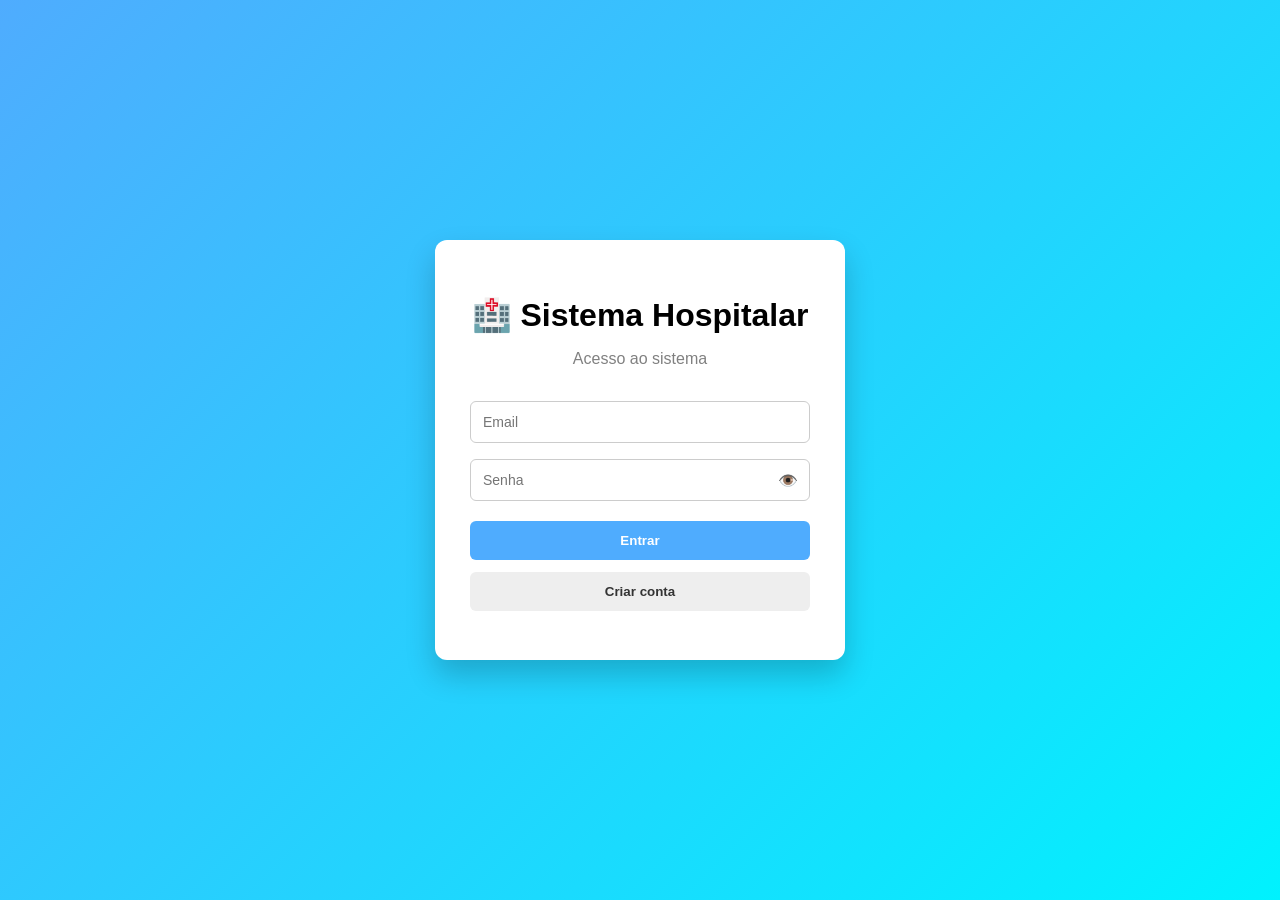
<file: app/index.html>
<!DOCTYPE html>
<html lang="pt-br">
<head>
  <meta charset="UTF-8">
  <title>Sistema Hospitalar</title>

  <link rel="stylesheet" href="css/global.css">
  <link rel="stylesheet" href="css/login.css">
  <script src="app.js"></script>
</head>

<body>

<div class="container">
  <div class="card">

    <h1>🏥 Sistema Hospitalar</h1>
    <p class="subtitle">Acesso ao sistema</p>

    <!-- EMAIL -->
    <input id="email" type="email" placeholder="Email">

    <!-- SENHA COM OLHO -->
    <div class="input-group">
      <input id="senha" type="password" placeholder="Senha">
      <span class="eye" onclick="toggleSenha('senha')">👁️</span>
    </div>

    <!-- BOTÕES -->
    <button onclick="login()">Entrar</button>
    <button class="secondary" onclick="irCadastro()">Criar conta</button>

    <!-- ERRO -->
    <p id="erro" class="erro"></p>

  </div>
</div>

<script src="app.js"></script>

</body>
</html>
</file>
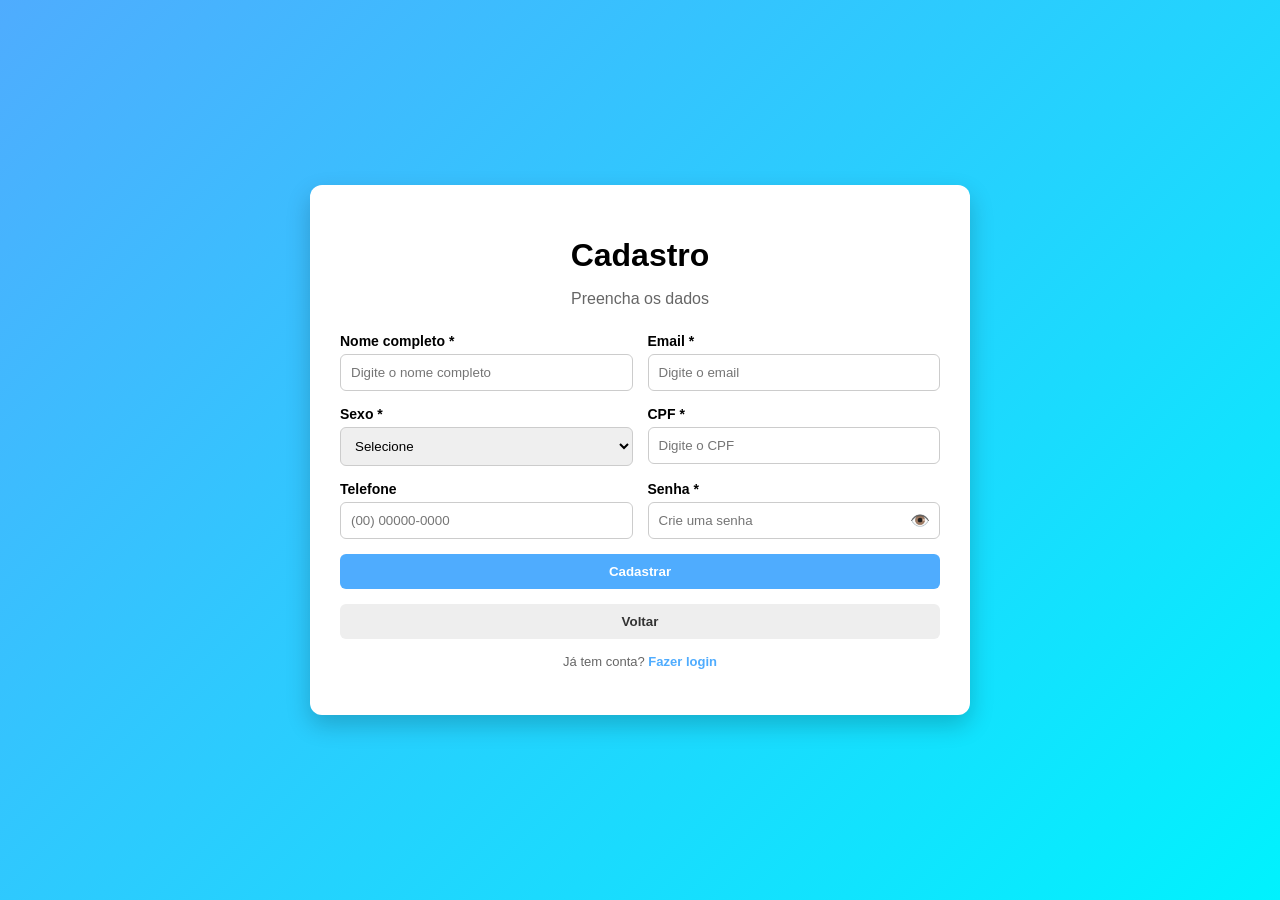
<file: app/pages/Cadastro.html>
<!DOCTYPE html>
<html lang="pt-br">
<head>
  <meta charset="UTF-8">
  <title>Cadastro de Paciente</title>

  <!-- CSS separado -->
  <link rel="stylesheet" href="../css/global.css">
  <link rel="stylesheet" href="../css/cadastro.css">
  <script src="../app.js?v=2"></script>
</head>
<body>

<div class="container">
  <div class="card">
    <h1>Cadastro</h1>
    <p class="subtitle">Preencha os dados</p>

    <form onsubmit="event.preventDefault(); cadastrar();">

      <div class="form-grid">

        <div>
          <label>Nome completo *</label>
          <input id="nome" placeholder="Digite o nome completo">
        </div>

        <div>
          <label>Email *</label>
          <input id="email" placeholder="Digite o email">
        </div>

        <div>
          <label>Sexo *</label>
          <select id="sexo">
            <option value="">Selecione</option>
            <option value="Masculino">Masculino</option>
            <option value="Feminino">Feminino</option>
          </select>
        </div>

        <div>
          <label>CPF *</label>
          <input id="cpf" placeholder="Digite o CPF">
        </div>

        <div>
          <label>Telefone</label>
          <input id="telefone" placeholder="(00) 00000-0000">
        </div>

        <div>
          <label>Senha *</label>
          <div class="input-group">
            <input id="senha" type="password" placeholder="Crie uma senha">
            <span class="eye" onclick="toggleSenha('senha')">👁️</span>
          </div>
        </div>

      </div>

      <button type="submit">Cadastrar</button>
      <button type="button" class="secondary" onclick="voltarLogin()">Voltar</button>

    </form>

    <p class="hint">
      Já tem conta?
      <a href="../index.html">Fazer login</a>
    </p>

    <p id="msg"></p>
  </div>
</div>

</body>
</html>
</file>
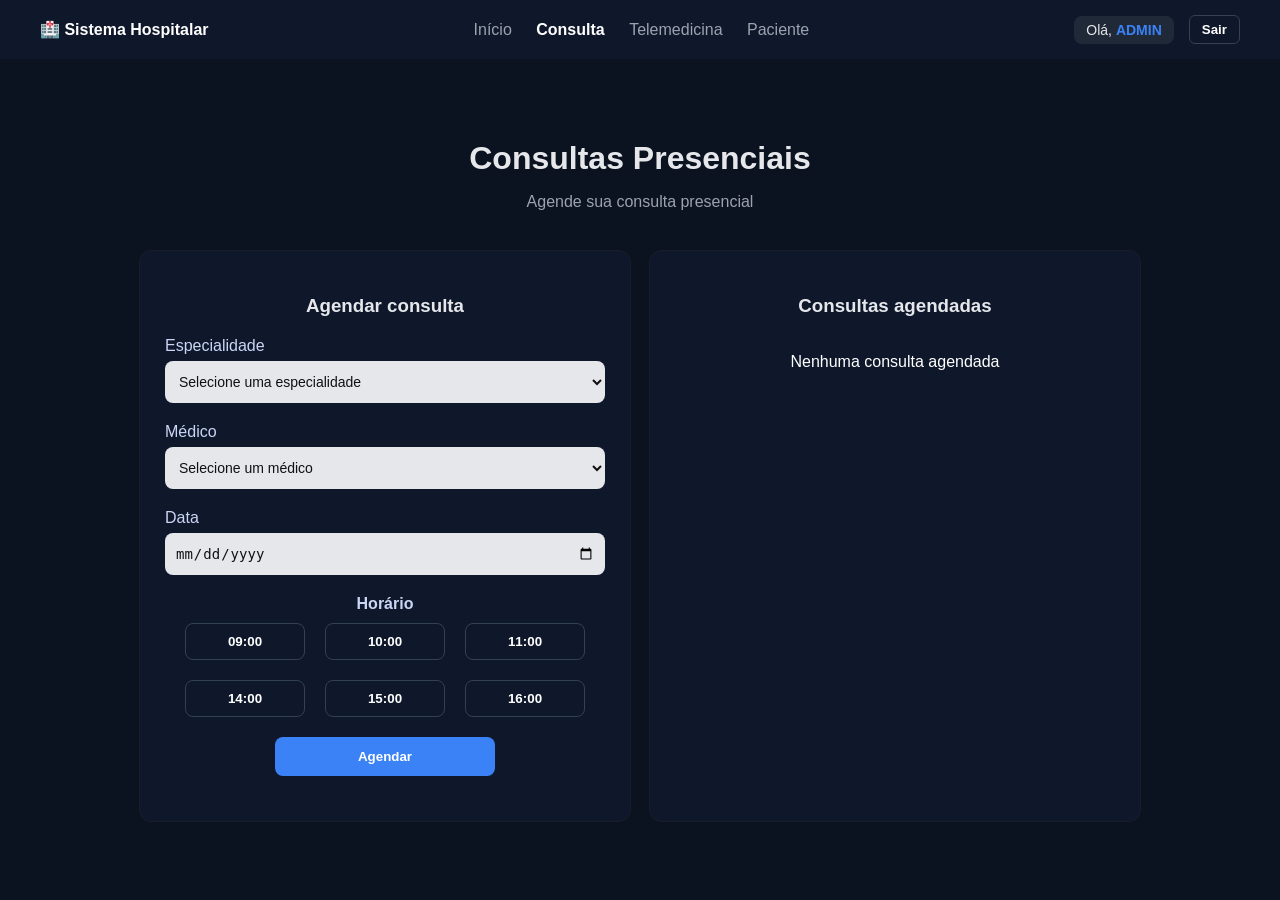
<file: app/pages/consulta.html>
<!DOCTYPE html>
<html lang="pt-br">
<head>
  <meta charset="UTF-8">
  <title>Consultas Presenciais</title>

  <link rel="stylesheet" href="../css/global.css">
  <link rel="stylesheet" href="../css/consulta.css?v=2">
  <script src="../app.js" defer></script>
</head>

<body class="home-dark">

  <!-- NAVBAR -->
  <div class="home-navbar">
  <div class="home-logo">🏥 Sistema Hospitalar</div>

  <div class="home-menu">
    <span onclick="irHome()">Início</span>
    <span class="active" onclick="irConsulta()">Consulta</span>
    <span onclick="irTelemedicina()">Telemedicina</span>
    <span onclick="irPaciente()">Paciente</span>
  </div>

  <div class="home-right">
    <span class="home-user">Olá, <strong id="userNome">ADMIN</strong></span>
    <button class="logout-btn" onclick="logout()">Sair</button>
  </div>
</div>

  <!-- CONTEÚDO -->
  <div class="home-content">

    <h1>Consultas Presenciais</h1>
    <p class="subtitle">Agende sua consulta presencial</p>

    <div class="consulta-grid">

      <!-- AGENDAR -->
      <div class="consulta-card">
        <h3>Agendar consulta</h3>

        <label>Especialidade</label>
        <select id="especialidade" onchange="atualizarMedicos()">
          <option value="">Selecione uma especialidade</option>
          <option>Clínico Geral</option>
          <option>Cardiologia</option>
          <option>Psicologia</option>
          <option>Dermatologia</option>
        </select>

        <label>Médico</label>
        <select id="medico">
          <option value="">Selecione um médico</option>
        </select>

        <label>Data</label>
        <input type="date" id="data" onchange="atualizarHorarios()">

        <label class="label-horario">Horário</label>
        <div class="horarios">
          <button type="button" onclick="selecionarHora(this)">09:00</button>
          <button type="button" onclick="selecionarHora(this)">10:00</button>
          <button type="button" onclick="selecionarHora(this)">11:00</button>
          <button type="button" onclick="selecionarHora(this)">14:00</button>
          <button type="button" onclick="selecionarHora(this)">15:00</button>
          <button type="button" onclick="selecionarHora(this)">16:00</button>
        </div>

        <input type="hidden" id="hora">

        <button onclick="agendarConsulta()">Agendar</button>

        <p id="msgConsulta"></p>
      </div>

      <!-- CONSULTAS -->
      <div class="consulta-card">
        <h3>Consultas agendadas</h3>

        <div id="listaConsultas" class="lista-consultas">
          <!-- JS injeta aqui -->
        </div>
      </div>

    </div>

  </div>

</body>
</html>
</file>
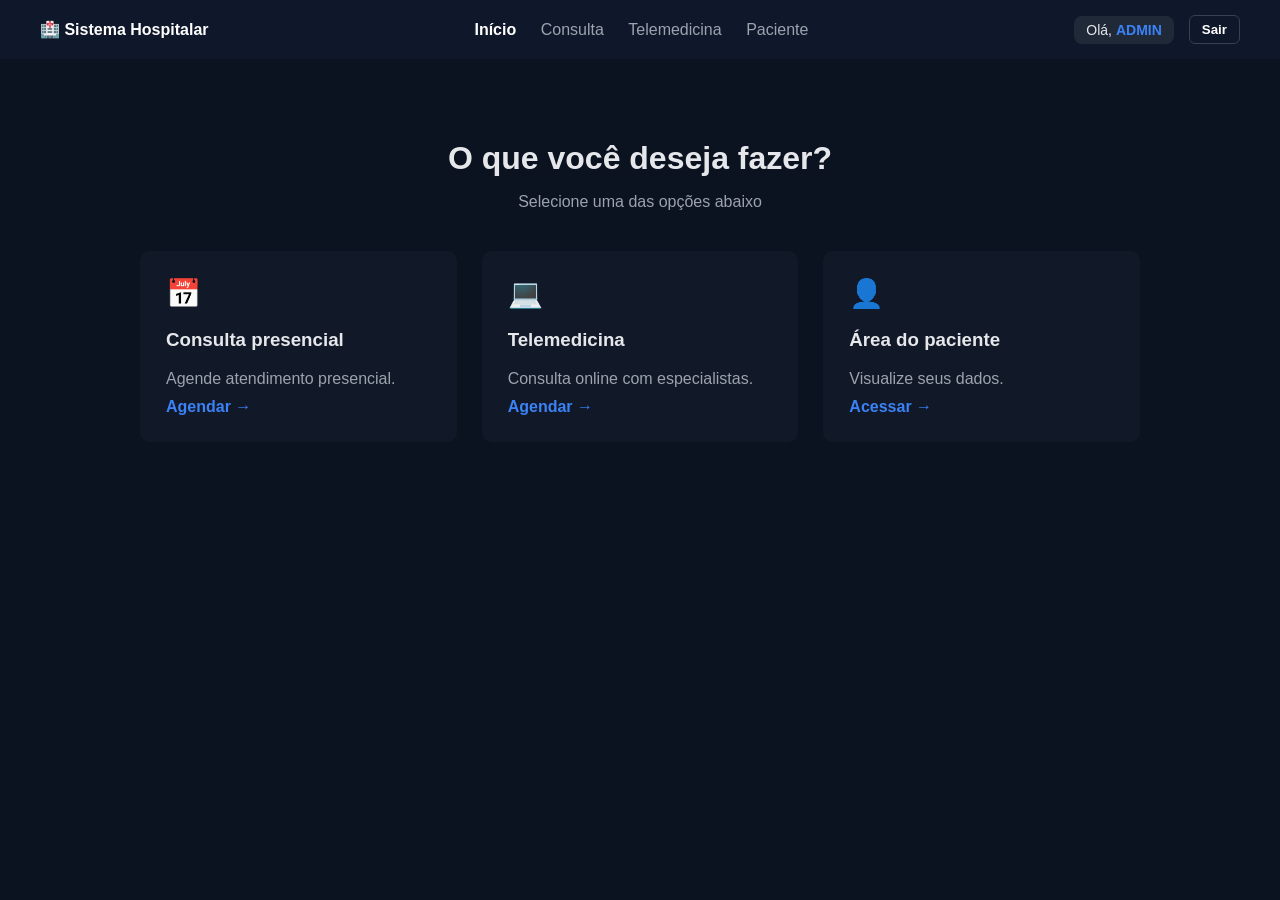
<file: app/pages/home.html>
<!DOCTYPE html>
<html lang="pt-br">
<head>
  <meta charset="UTF-8">
  <title>Home</title>
  <link rel="stylesheet" href="../css/global.css">
  <link rel="stylesheet" href="../css/home.css">
  <script src="../app.js"></script>
</head>

<body class="app-area">

<div class="home-dark">

  <!-- NAVBAR -->
  <div class="home-navbar">
    <div class="home-logo">🏥 Sistema Hospitalar</div>

    <div class="home-menu">
        <span class="active" onclick="irHome()">Início</span>
        <span onclick="irConsulta()">Consulta</span>
        <span onclick="irTelemedicina()">Telemedicina</span>
        <span onclick="irPaciente()">Paciente</span>
    </div>

    <div class="home-right">
      <span class="home-user">Olá, <strong id="userNome">ADMIN</strong></span>
      <button class="logout-btn" onclick="logout()">Sair</button>
    </div>
  </div>

  <!-- CONTEÚDO CENTRAL -->
  <div class="home-content">

    <h1>O que você deseja fazer?</h1>
    <p class="subtitle">Selecione uma das opções abaixo</p>

    <!-- CARDS CENTRALIZADOS -->
    <div class="home-grid">

        <div class="home-card" onclick="irConsulta()">
            <div class="home-icon">📅</div>
            <h3>Consulta presencial</h3>
            <p>Agende atendimento presencial.</p>
            <span>Agendar →</span>
        </div>

        <div class="home-card" onclick="irTelemedicina()">
            <div class="home-icon">💻</div>
            <h3>Telemedicina</h3>
            <p>Consulta online com especialistas.</p>
            <span>Agendar →</span>
        </div>

        <div class="home-card" onclick="irPaciente()">
            <div class="home-icon">👤</div>
            <h3>Área do paciente</h3>
            <p>Visualize seus dados.</p>
            <span>Acessar →</span>
        </div>

    </div>

  </div>

</div>

</body>
</html>
</file>
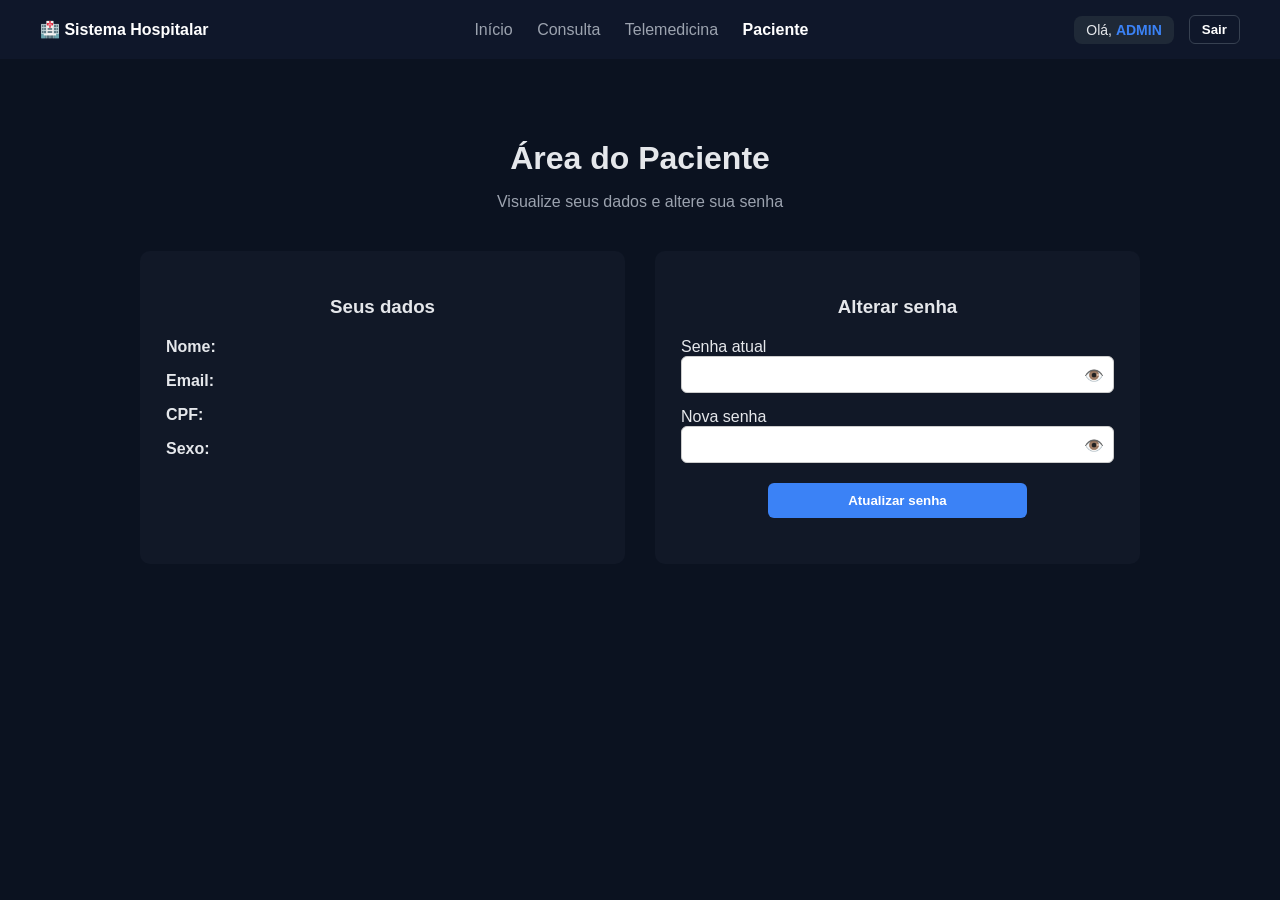
<file: app/pages/paciente.html>
<!DOCTYPE html>
<html lang="pt-br">
<head>
  <meta charset="UTF-8">
  <title>Área do Paciente</title>

  <link rel="stylesheet" href="../css/global.css">
  <link rel="stylesheet" href="../css/paciente.css">
  <script src="../app.js?v=2"></script>
</head>

<body class="app-area">

<div class="home-dark">

  <!-- NAVBAR (🔥 IGUAL DA HOME) -->
  <div class="home-navbar">
  <div class="home-logo">🏥 Sistema Hospitalar</div>

  <div class="home-menu">
    <span onclick="irHome()">Início</span>
    <span onclick="irConsulta()">Consulta</span>
    <span onclick="irTelemedicina()">Telemedicina</span>
    <span class="active" onclick="irPaciente()">Paciente</span>
  </div>

  <div class="home-right">
    <span class="home-user">Olá, <strong id="userNome">ADMIN</strong></span>
    <button class="logout-btn" onclick="logout()">Sair</button>
  </div>
</div>

  <!-- CONTEÚDO (🔥 PADRÃO HOME) -->
  <div class="home-content">

    <h1>Área do Paciente</h1>
    <p class="subtitle">Visualize seus dados e altere sua senha</p>

    <div class="paciente-grid">

      <!-- DADOS -->
      <div class="paciente-card">
        <h3>Seus dados</h3>

        <p><strong>Nome:</strong> <span id="nome"></span></p>
        <p><strong>Email:</strong> <span id="email"></span></p>
        <p><strong>CPF:</strong> <span id="cpf"></span></p>
        <p><strong>Sexo:</strong> <span id="sexo"></span></p>
      </div>

      <!-- ALTERAR SENHA -->
      <div class="paciente-card">
        <h3>Alterar senha</h3>

        <label>Senha atual</label>
        <div class="input-group">
          <input id="senhaAtual" type="password">
          <span class="eye" onclick="toggleSenha('senhaAtual')">👁️</span>
        </div>

        <label>Nova senha</label>
        <div class="input-group">
          <input id="novaSenha" type="password">
          <span class="eye" onclick="toggleSenha('novaSenha')">👁️</span>
        </div>

        <button type="button" onclick="alterarSenha()">Atualizar senha</button>

        <p id="msgSenha"></p>
      </div>

    </div>

  </div>

</div>

<script>
  const usuario = JSON.parse(localStorage.getItem("usuarioLogado"));

  if (usuario) {
    document.getElementById("nome").innerText = usuario.nome;
    document.getElementById("email").innerText = usuario.email;
    document.getElementById("cpf").innerText = usuario.cpf;
    document.getElementById("sexo").innerText = usuario.sexo || "Não informado";
  }
</script>

</body>
</html>
</file>
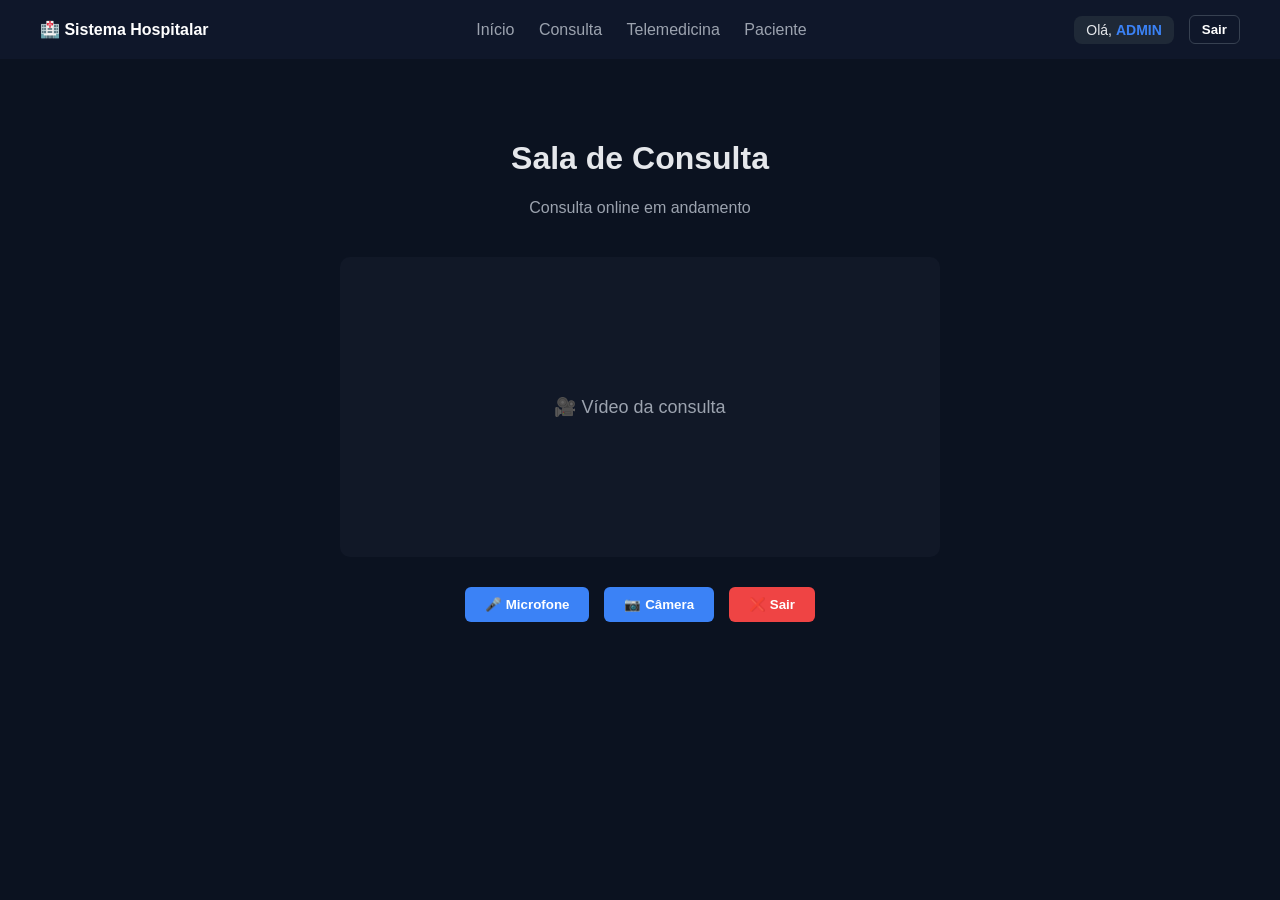
<file: app/pages/sala.html>
<!DOCTYPE html>
<html lang="pt-br">
<head>
  <meta charset="UTF-8">
  <title>Sala de Consulta</title>

  <link rel="stylesheet" href="../css/global.css">
  <link rel="stylesheet" href="../css/sala.css?v=2">
  <script src="../app.js"></script>
</head>

<body class="home-dark">

  <!-- NAVBAR -->
  <div class="home-navbar">
  <div class="home-logo">🏥 Sistema Hospitalar</div>

  <div class="home-menu">
    <span onclick="irHome()">Início</span>
    <span onclick="irConsulta()">Consulta</span>
    <span onclick="irTelemedicina()">Telemedicina</span>
    <span onclick="irPaciente()">Paciente</span>
  </div>

  <div class="home-right">
    <span class="home-user">Olá, <strong id="userNome">ADMIN</strong></span>
    <button class="logout-btn" onclick="logout()">Sair</button>
  </div>
</div>

  <!-- CONTEÚDO -->
  <div class="home-content">

    <h1>Sala de Consulta</h1>
    <p class="subtitle">Consulta online em andamento</p>

    <div class="sala-container">

      <!-- VIDEO (simulação) -->
      <div class="video-box">
        <p>🎥 Vídeo da consulta</p>
      </div>

      <!-- CONTROLES -->
      <div class="controles">

        <button onclick="toggleMic()">🎤 Microfone</button>
        <button onclick="toggleCam()">📷 Câmera</button>
        <button class="danger" onclick="sairConsulta()">❌ Sair</button>

      </div>

    </div>

  </div>

</body>
</html>
</file>
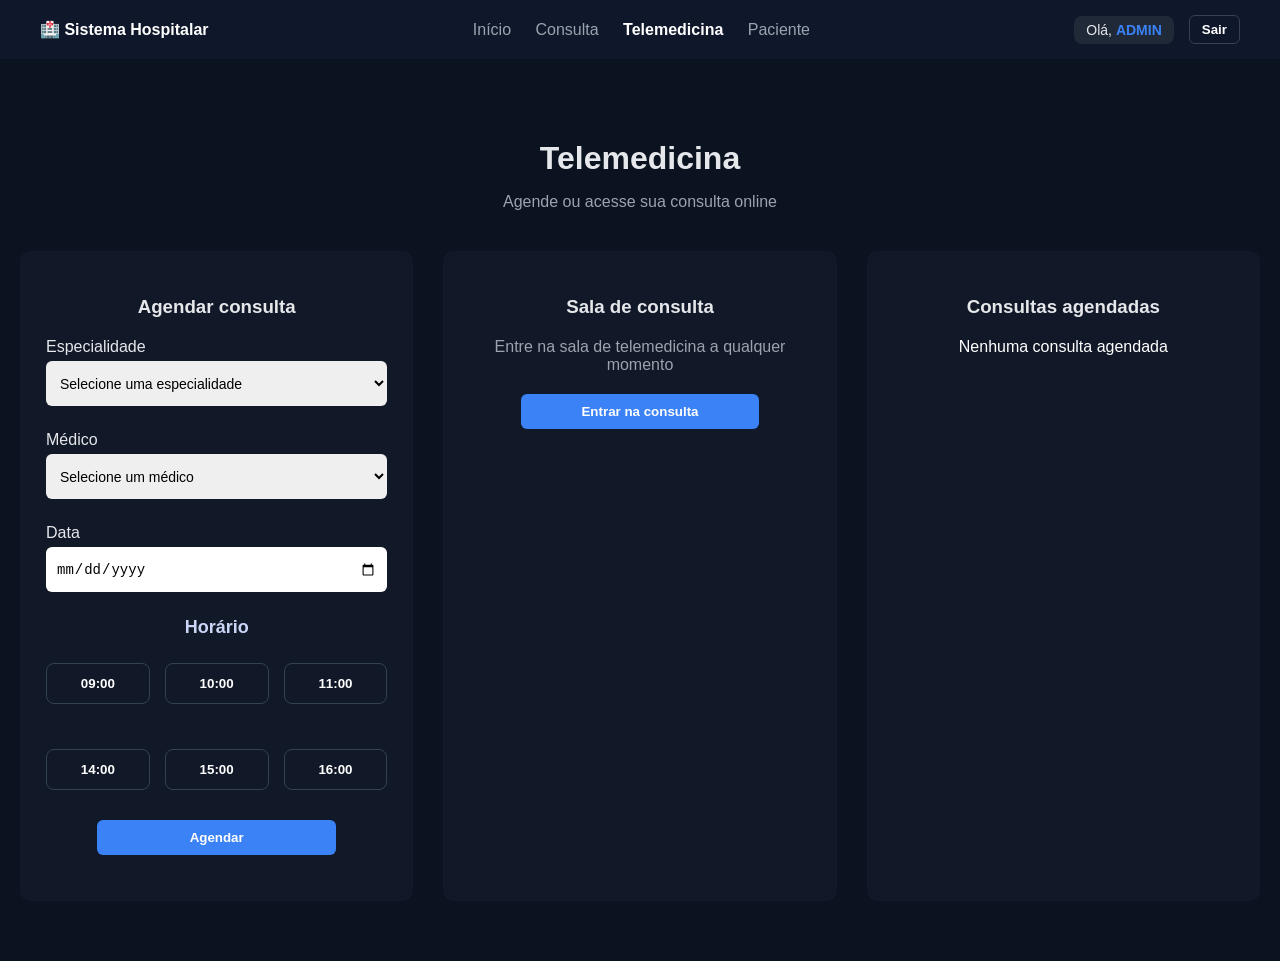
<file: app/pages/telemedicina.html>
<!DOCTYPE html>
<html lang="pt-br">
<head>
  <meta charset="UTF-8">
  <title>Telemedicina</title>

  <link rel="stylesheet" href="../css/global.css">
  <link rel="stylesheet" href="../css/telemedicina.css?v=2">
  <script src="../app.js?v=2"></script>
</head>

<body class="home-dark">

  <!-- NAVBAR -->
  <div class="home-navbar">
  <div class="home-logo">🏥 Sistema Hospitalar</div>

  <div class="home-menu">
    <span onclick="irHome()">Início</span>
    <span onclick="irConsulta()">Consulta</span>
    <span class="active" onclick="irTelemedicina()">Telemedicina</span>
    <span onclick="irPaciente()">Paciente</span>
  </div>

  <div class="home-right">
    <span class="home-user">Olá, <strong id="userNome">ADMIN</strong></span>
    <button class="logout-btn" onclick="logout()">Sair</button>
  </div>
</div>

  <!-- CONTEÚDO -->
  <div class="home-content">

    <h1>Telemedicina</h1>
    <p class="subtitle">Agende ou acesse sua consulta online</p>

    <div class="tele-grid">

      <!-- AGENDAR -->
      <div class="tele-card">
        <h3>Agendar consulta</h3>

        <label>Especialidade</label>
        <select id="especialidade" onchange="atualizarMedicos('medicoTele')">
          <option value="">Selecione uma especialidade</option>
          <option>Clínico Geral</option>
          <option>Cardiologia</option>
          <option>Psicologia</option>
          <option>Dermatologia</option>
        </select>

        <!-- 🔥 NOVO CAMPO -->
        <label>Médico</label>
        <select id="medicoTele">
          <option value="">Selecione um médico</option>
        </select>

        <label>Data</label>
        <input type="date" id="data" onchange="atualizarHorarios()">

        <label class="label-horario">Horário</label>

        <div class="horarios">
          <button type="button" onclick="selecionarHora(this)">09:00</button>
          <button type="button" onclick="selecionarHora(this)">10:00</button>
          <button type="button" onclick="selecionarHora(this)">11:00</button>
          <button type="button" onclick="selecionarHora(this)">14:00</button>
          <button type="button" onclick="selecionarHora(this)">15:00</button>
          <button type="button" onclick="selecionarHora(this)">16:00</button>
        </div>

        <input type="hidden" id="hora">

        <button onclick="agendarTelemedicina()">Agendar</button>

        <p id="msgTele"></p>
      </div>

      <!-- SALA -->
      <div class="tele-card">
        <h3>Sala de consulta</h3>

        <p>Entre na sala de telemedicina a qualquer momento</p>

        <button onclick="entrarConsulta()">Entrar na consulta</button>
      </div>

      <!-- CONSULTAS AGENDADAS -->
      <div class="tele-card">
        <h3>Consultas agendadas</h3>

        <div id="listaConsultas">
          <!-- preenchido via JS -->
        </div>
      </div>

    </div>

  </div>

  <!-- SCRIPT -->
  <script>
    // 🔥 inicializa tudo
    atualizarMedicos();
    carregarConsultasTele();
  </script>

  <!-- MODAL CANCELAMENTO -->
  <div id="modalCancel" class="modal">
    <div class="modal-content">
      <p>Tem certeza que deseja cancelar sua consulta?</p>

      <div class="modal-actions">
        <button onclick="confirmarCancelamento()">Sim</button>
        <button onclick="fecharModal()">Não</button>
      </div>
    </div>
  </div>

</body>
</html>
</file>
<file: app/css/global.css>
body {
  margin: 0;
  font-family: Arial;
}

/* BOTÕES PADRÃO */
button {
  padding: 10px;
  border: none;
  border-radius: 6px;
  cursor: pointer;
  font-weight: bold;
}

/* INPUT PADRÃO */
input, select {
  padding: 10px;
  border-radius: 6px;
  border: 1px solid #ccc;
}

/* OLHO SENHA */
.eye {
  position: absolute;
  right: 12px;
  top: 50%;
  transform: translateY(-50%);
  cursor: pointer;
}

/* =========================
   NAVBAR GLOBAL
========================= */

.home-navbar {
  display: flex;
  justify-content: space-between;
  align-items: center;
  padding: 15px 40px;
  background: #0f172a;
}

.home-logo {
  font-weight: bold;
  color: white;
}

.home-menu span {
  margin: 0 10px;
  cursor: pointer;
  color: #9ca3af;
  transition: 0.3s;
}

.home-menu span:hover {
  color: white;
}

.home-menu .active {
  color: white;
  font-weight: bold;
}

/* =========================
   USER + LOGOUT
========================= */
.home-right {
  display: flex;
  align-items: center;
  gap: 15px;
}

.home-user {
  background: #1f2937;
  padding: 6px 12px;
  border-radius: 8px;
  font-size: 14px;
}

.home-user strong {
  color: #3b82f6;
}

.logout-btn {
  background: transparent;
  border: 1px solid #374151;
  color: white;
  padding: 6px 12px;
  border-radius: 6px;
  cursor: pointer;
  transition: 0.3s;
}

.logout-btn:hover {
  background: #1f2937;
}

/* =========================
   LAYOUT PADRÃO (HOME/PACIENTE)
========================= */

.home-content {
  padding: 60px 20px;
  max-width: 1000px;
  margin: 0 auto;
}

.subtitle {
  text-align: center;
  color: #9ca3af;
  margin-bottom: 40px;
}

/* RESPONSIVO */
@media (max-width: 600px) {
  .home-navbar {
    flex-direction: column;
    gap: 10px;
  }
}
</file>
<file: app/css/login.css>
body {
  background: linear-gradient(135deg, #4facfe, #00f2fe);
}

/* CONTAINER */
.container {
  display: flex;
  justify-content: center;
  align-items: center;
  height: 100vh;
}

/* CARD */
.card {
  background: white;
  padding: 35px;
  border-radius: 12px;
  width: 340px;
  box-shadow: 0 15px 30px rgba(0,0,0,0.2);
  text-align: center;
}

/* TÍTULO */
.card h1 {
  margin-bottom: 5px;
}

.subtitle {
  color: gray;
  margin-bottom: 25px;
}

/* INPUT PADRÃO */
input {
  width: 100%;
  padding: 12px;
  margin: 8px 0;
  border-radius: 6px;
  border: 1px solid #ccc;
  box-sizing: border-box;
  font-size: 14px;
}

/* INPUT COM OLHO */
.input-group {
  position: relative;
}

.input-group input {
  padding-right: 40px; /* espaço pro olho */
}

/* OLHO 👁️ */
.eye {
  position: absolute;
  right: 12px;
  top: 50%;
  transform: translateY(-50%);
  cursor: pointer;
  font-size: 16px;
}

/* BOTÕES */
button {
  width: 100%;
  padding: 12px;
  margin-top: 12px;
  border-radius: 6px;
  border: none;
  background: #4facfe;
  color: white;
  font-weight: bold;
  cursor: pointer;
  transition: 0.2s;
}

button:hover {
  background: #3a8ee6;
}

button.secondary {
  background: #eee;
  color: #333;
}

button.secondary:hover {
  background: #ddd;
}

/* ERRO */
.erro {
  color: red;
  margin-top: 12px;
  font-size: 14px;
}
</file>
<file: app/css/cadastro.css>
/* FUNDO */
body {
  background: linear-gradient(135deg, #4facfe, #00f2fe);
  margin: 0;
  font-family: Arial, sans-serif;
}

/* CENTRALIZAÇÃO */
.container {
  display: flex;
  justify-content: center;
  align-items: center;
  min-height: 100vh;
}

/* CARD */
.card {
  background: #ffffff;
  padding: 30px;
  border-radius: 12px;
  width: 600px; /* largura ideal */
  max-width: 95%;
  box-shadow: 0 10px 25px rgba(0, 0, 0, 0.2);
}

/* TÍTULOS */
.card h1 {
  text-align: center;
  margin-bottom: 5px;
}

.subtitle {
  text-align: center;
  color: #666;
  margin-bottom: 25px;
}

/* GRID DO FORM */
.form-grid {
  display: grid;
  grid-template-columns: 1fr 1fr; /* 2 colunas */
  gap: 15px;
}

/* LABEL */
.form-grid label {
  display: block;
  margin-bottom: 5px;
  font-weight: bold;
  font-size: 14px;
}

/* INPUTS E SELECT */
.form-grid input,
.form-grid select {
  width: 100%;
  padding: 10px;
  border-radius: 6px;
  border: 1px solid #ccc;
  box-sizing: border-box;
}

/* INPUT COM OLHO */
.input-group {
  position: relative;
}

.input-group input {
  padding-right: 40px; /* espaço pro olho */
}

/* ÍCONE OLHO */
.eye {
  position: absolute;
  right: 10px;
  top: 50%;
  transform: translateY(-50%);
  cursor: pointer;
}

/* BOTÕES */
button {
  width: 100%;
  padding: 10px;
  margin-top: 15px;
  border: none;
  border-radius: 6px;
  background: #4facfe;
  color: #fff;
  font-weight: bold;
  cursor: pointer;
  transition: 0.3s;
}

button:hover {
  background: #3a8ee6;
}

/* BOTÃO SECUNDÁRIO */
button.secondary {
  background: #eee;
  color: #333;
}

button.secondary:hover {
  background: #ddd;
}

/* LINK */
.hint {
  margin-top: 15px;
  text-align: center;
  font-size: 13px;
  color: #666;
}

.hint a {
  color: #4facfe;
  text-decoration: none;
  font-weight: bold;
}

.hint a:hover {
  text-decoration: underline;
}

/* MENSAGEM */
#msg {
  margin-top: 15px;
  font-weight: bold;
  text-align: center;
}

/* RESPONSIVO */
@media (max-width: 600px) {
  .form-grid {
    grid-template-columns: 1fr; /* vira 1 coluna no mobile */
  }
}
</file>
<file: app/css/consulta.css>
/* BASE */
.home-dark {
  background: #0b1220;
  min-height: 100vh;
  color: #e5e7eb;
  font-family: Arial, sans-serif;
}

/* TÍTULO */
.home-content h1 {
  text-align: center;
  margin-bottom: 10px;
}

/* PADRÃO PARA TODOS OS CAMPOS */
.consulta-card input,
.consulta-card select,
.consulta-card button {
  width: 100%;
  box-sizing: border-box;
}

/* INPUT E SELECT IGUAIS */
.consulta-card input,
.consulta-card select {
  height: 42px;
  padding: 0 12px;
  border-radius: 8px;
  border: none;
  background: #e5e7eb;
  color: #111;
  margin-bottom: 12px;
  font-size: 14px;
}
.consulta-grid {
  display: grid;
  grid-template-columns: 1fr 1fr;
  gap: 20px;
  margin-top: 30px;
}

/* CARD PADRÃO */
.consulta-card {
  background: #0f172a;
  padding: 25px;
  border-radius: 12px;
  box-shadow: 0 0 0 1px rgba(255,255,255,0.05);
}

/* TITULO DO CARD */
.consulta-card h3 {
  text-align: center;
  margin-bottom: 20px;
}

/* FORM */
.consulta-card label {
  display: block;
  margin-top: 10px;
  margin-bottom: 6px;
  color: #cbd5f5;
}

/* INPUTS */
.consulta-card input,
.consulta-card select {
  width: 100%;
  padding: 10px;
  border-radius: 8px;
  border: none;
  background: #e5e7eb;
  color: #111;
  margin-bottom: 10px;
}

/* BOTÃO PRINCIPAL */
.consulta-card > button {
  width: 50%;
  padding: 12px;
  border: none;
  border-radius: 8px;
  background: #3b82f6;
  color: white;
  font-weight: bold;
  cursor: pointer;
  transition: 0.2s;
  display: block;
  margin: 20px auto;
}

.consulta-card > button:hover {
  background: #2563eb;
}

/* HORÁRIOS (igual tele) */
.horarios {
  display: grid;
  grid-template-columns: repeat(3, 120px); /* 🔥 aumenta aqui */
  justify-content: center;
  gap: 20px;
  margin-top: 10px;
}

.horarios button:disabled {
  opacity: 0.3;
  cursor: not-allowed;
  border-color: #334155;
  background: transparent;
}

/* 🔥 NÃO deixa hover afetar botão desabilitado */
.horarios button:disabled:hover {
  border-color: #334155;
  background: transparent;
}

/* 🔥 NÃO deixa active afetar botão desabilitado */
.horarios button:disabled.active {
  background: transparent;
  border-color: #334155;
}

.label-horario {
  text-align: center;
  display: block;
  width: 100%;
  margin-top: 15px;
  margin-bottom: 10px;
  font-weight: bold;
}

.horarios button {
  background: transparent;
  border: 1px solid #334155;
  color: white;
  padding: 10px;
  border-radius: 8px;
  cursor: pointer;
  transition: 0.2s;
}

.horarios button:hover {
  background: #3b82f6;      /* 🔥 fundo azul */
  border-color: #3b82f6;    /* mantém borda igual */
  color: white;             /* garante contraste */
}

.horarios button.active {
  background: #3b82f6;
  border-color: #3b82f6;
}

/* LISTA DE CONSULTAS */
.consulta-item {
  background: rgba(255, 255, 255, 0.08);
  padding: 16px 20px;
  border-radius: 10px;
  margin-top: 15px;

  display: flex;
  justify-content: space-between;
  align-items: center;

  width: 100%; /* 🔥 ocupa toda largura */
  box-sizing: border-box;
}

.consulta-item:hover {
  background: #273449;
}

/* TEXTO */
.consulta-item div {
  display: flex;
  flex-direction: column;
  align-items: flex-start; /* 🔥 força tudo pra esquerda */
  text-align: left;        /* 🔥 garante alinhamento do texto */
  gap: 4px;
}

/* BOTÃO CANCELAR */
.consulta-item button {
  background: transparent;
  border: 1px solid #ff4d4d;
  color: #ff4d4d;
  border-radius: 6px;

  width: 32px;
  height: 32px;

  display: flex;
  align-items: center;
  justify-content: center;

  cursor: pointer;
  transition: 0.2s;
}

.consulta-item button:hover {
  background: #ff4d4d;
  color: white;
}

/* MENSAGEM */
#msgConsulta {
  margin-top: 10px;
  text-align: center;
  font-weight: bold;
}

#listaConsultas {
  display: flex;
  flex-direction: column; /* 🔥 ESSENCIAL */
  gap: 8px; /* espaço entre os cards */
}
</file>
<file: app/css/home.css>
.home-dark {
  background: #0b1220;
  min-height: 100vh;
  color: #e5e7eb;
  font-family: Arial, sans-serif;
}

/* NAVBAR */
.home-navbar {
  display: flex;
  justify-content: space-between;
  align-items: center; /* 🔥 alinhamento vertical */
  padding: 15px 40px;
  background: #0f172a;
}

/* MENU */
.home-menu span {
  margin: 0 10px;
  cursor: pointer;
  color: #9ca3af;
  transition: 0.3s;
}

.home-menu span:hover {
  color: white;
}

.home-menu .active {
  color: white;
  font-weight: bold;
}

/* CONTEÚDO */
.home-content {
  padding: 60px 20px;
  max-width: 1000px;
  margin: 0 auto;
}

/* TÍTULO */
.home-content h1 {
  margin-bottom: 10px;
  text-align: center;
}

/* SUBTÍTULO */
.subtitle {
  color: #9ca3af;
  margin-bottom: 40px;
  text-align: center;
}

/* GRID */
.home-grid {
  display: grid;
  grid-template-columns: repeat(auto-fit, minmax(250px, 1fr));
  gap: 25px;
}

/* CARDS */
.home-card {
  background: #111827;
  padding: 25px;
  border-radius: 10px;
  cursor: pointer;
  transition: 0.3s;
  border: 1px solid transparent;
}

.home-card:hover {
  transform: translateY(-5px);
  border: 1px solid #3b82f6;
}

/* ÍCONE */
.home-icon {
  font-size: 28px;
  margin-bottom: 10px;
}

/* TEXTO */
.home-card p {
  color: #9ca3af;
  margin-bottom: 10px;
}

/* LINK */
.home-card span {
  color: #3b82f6;
  font-weight: bold;
}
</file>
<file: app/css/paciente.css>
/* BASE IGUAL HOME */
.home-dark {
  background: #0b1220;
  min-height: 100vh;
  color: #e5e7eb;
  font-family: Arial, sans-serif;
}

/* CONTEÚDO CENTRALIZADO IGUAL HOME */
.home-content {
  padding: 60px 20px;
  max-width: 1000px;
  margin: 0 auto;
}

/* TÍTULO */
.home-content h1 {
  text-align: center;
  margin-bottom: 10px;
}

/* SUBTÍTULO */
.subtitle {
  text-align: center;
  color: #9ca3af;
  margin-bottom: 40px;
}

/* GRID */
.paciente-grid {
  display: grid;
  grid-template-columns: repeat(auto-fit, minmax(320px, 1fr));
  gap: 30px;
}

/* CARD */
.paciente-card {
  background: #111827;
  padding: 25px;
  border-radius: 10px;
  border: 1px solid transparent;
  transition: 0.3s;
}

.paciente-card:hover {
  border: 1px solid #3b82f6;
}

/* TITULO CARD */
.paciente-card h3 {
  text-align: center;
  margin-bottom: 20px;
}

/* TEXTOS */
.paciente-card p {
  margin-bottom: 10px;
}

/* INPUT */
.input-group {
  position: relative;
  margin-bottom: 15px;
  width: 100%;
}

.input-group input {
  width: 100%;
  padding: 10px;
  padding-right: 40px;
  border-radius: 6px;
  border: 1px solid #ccc;
  background: #ffffff; /* 🔥 branco */
  color: #000; /* texto escuro */
  box-sizing: border-box; /* 🔥 impede estourar */
}

/* OLHO */
.eye {
  position: absolute;
  right: 10px;
  top: 50%;
  transform: translateY(-50%);
  cursor: pointer;
}

/* BOTÃO */
.paciente-card button {
  width: 60%;
  padding: 10px;
  background: #3b82f6;
  border: none;
  border-radius: 6px;
  color: white;
  cursor: pointer;
  transition: 0.3s;
  display: block;
  margin: 20px auto; /
}

.paciente-card button:hover {
  background: #2563eb;
}

/* MENSAGEM */
#msgSenha {
  text-align: center;
  margin-top: 15px;
  font-weight: bold;
}

/* RESPONSIVO */
@media (max-width: 600px) {
  .home-navbar {
    flex-direction: column;
    gap: 10px;
  }
}
</file>
<file: app/css/sala.css>
body {
  background: #0b1220;
  color: #e5e7eb;
}

.home-content h1 {
  text-align: center;
}

.sala-container {
  display: flex;
  flex-direction: column;
  align-items: center;
  gap: 30px;
}

.video-box {
  width: 600px;
  max-width: 90%;
  height: 300px;
  background: #111827;
  border-radius: 10px;
  display: flex;
  align-items: center;
  justify-content: center;
  color: #9ca3af;
  font-size: 18px;
}

/* BOTÕES */
.controles {
  display: flex;
  gap: 15px;
}

.controles button {
  padding: 10px 20px;
  border-radius: 6px;
  border: none;
  background: #3b82f6;
  color: white;
  cursor: pointer;
  transition: 0.3s;
}

.controles button:hover {
  background: #2563eb;
}

.controles .danger {
  background: #ef4444;
}

.controles .danger:hover {
  background: #dc2626;
}
</file>
<file: app/css/telemedicina.css>
/* BASE */
.home-dark {
  background: #0b1220;
  min-height: 100vh;
  color: #e5e7eb;
  font-family: Arial, sans-serif;
}

/* NAVBAR (herdado da home se quiser mover pro global) */

/* CONTEÚDO */
.home-content {
  padding: 60px 20px;
  max-width: 1400px; /* 🔥 mais largo */
  margin: 0 auto;
}

/* TÍTULO */
.home-content h1 {
  text-align: center;
  margin-bottom: 10px;
}

/* SUBTÍTULO */
.subtitle {
  text-align: center;
  color: #9ca3af;
  margin-bottom: 40px;
}

/* GRID */
.tele-grid {
  display: grid;
  grid-template-columns: repeat(3, 1fr);
  gap: 30px;
  margin-top: 30px;
}

/* CARD */
.tele-card {
  background: #111827;
  padding: 25px;
  border-radius: 10px;
  border: 1px solid transparent;
  transition: 0.3s;
}

.tele-card:hover {
  border: 1px solid #3b82f6;
}

/* TITULO */
.tele-card h3 {
  text-align: center;
  margin-bottom: 20px;
}

.tele-card p {
  text-align: center;
  color: #9ca3af;
  margin-bottom: 20px;
}

/* INPUTS */
.tele-card label {
  display: block;
  margin-top: 10px;
  margin-bottom: 5px;
}

.tele-card input,
.tele-card select {
  width: 100%;
  height: 45px; /* 🔥 força mesma altura */
  padding: 10px;
  border-radius: 6px;
  border: none;
  margin-bottom: 15px;
  box-sizing: border-box; /* 🔥 evita estourar */
  font-size: 14px;
}

/* BOTÃO */
.tele-card button {
  width: 70%;
  display: block;
  margin: 15px auto;
  padding: 10px;
  background: #3b82f6;
  border: none;
  border-radius: 6px;
  color: white;
  cursor: pointer;
  transition: 0.3s;
}

.tele-card button:hover {
  background: #2563eb;
}

/* MENSAGEM */
#msgTele {
  text-align: center;
  margin-top: 10px;
  font-weight: bold;
}

/* RESPONSIVO */
@media (max-width: 600px) {
  .home-navbar {
    flex-direction: column;
    gap: 10px;
  }
}

.horarios {
  display: grid;
  grid-template-columns: repeat(3, 1fr); /* 🔥 ocupa mais espaço */
  gap: 15px;
  margin-top: 10px;
}


.label-horario {
  text-align: center;
  display: block;
  width: 100%;
  margin: 20px 0 10px;
  font-size: 18px;
  font-weight: bold;
  color: #cbd5f5;
}

.horarios button {
  background: transparent;
  border: 1px solid #334155;
  color: white;
  padding: 12px;
  width: 100%; /* 🔥 ocupa toda a coluna */
  border-radius: 8px;
  cursor: pointer;
  transition: 0.2s;
}

.horarios button:hover {
  border-color: #3b82f6;
}

.horarios button.active {
  background: #3b82f6;
  border-color: #3b82f6;
}

.horarios button:disabled {
  opacity: 0.3;
  cursor: not-allowed;
  border-color: #334155;
  background: transparent;
}

.tele-lista {
  margin-top: 40px;
  background: #111827;
  padding: 20px;
  border-radius: 10px;
}

.tele-lista p{
  margin-bottom: 15px;
  text-align: center;
}

.tele-lista h3 {
  margin-bottom: 15px;
  text-align: center;
}

#listaConsultas {
  margin-top: 15px;
  flex: 1; /* 🔥 ocupa espaço igual */
}

.consulta-item {
  background: #1f2937;
  padding: 12px;
  border-radius: 8px;
  margin-bottom: 10px;

  display: flex;
  align-items: center;
}

.consulta-item div {
  flex: 1; /* 🔥 ISSO EMPURRA O BOTÃO PRA DIREITA */
}

.consulta-item button {
  width: 28px;
  height: 28px;

  display: flex;
  align-items: center;
  justify-content: center;

  background: transparent;
  border: 1px solid #ef4444;
  border-radius: 6px;

  color: #ef4444;
  font-size: 14px;
  cursor: pointer;

  transition: 0.2s;
}

.consulta-item button:hover {
  background: #ef4444;
  color: white;
}

.modal {
  position: fixed;
  top: 0;
  left: 0;
  width: 100%;
  height: 100%;

  background: rgba(0,0,0,0.6);

  display: none;
  align-items: center;
  justify-content: center;
}

.modal-content {
  background: #111827;
  padding: 20px;
  border-radius: 10px;
  text-align: center;
  width: 300px;
}

.modal-actions {
  margin-top: 15px;
  display: flex;
  justify-content: space-between;
}

.modal-actions button {
  flex: 1;
  margin: 5px;
  padding: 8px;
  border-radius: 6px;
  border: none;
  cursor: pointer;
}

.modal-actions button:first-child {
  background: #ef4444;
  color: white;
}

.modal-actions button:last-child {
  background: #374151;
  color: white;
}
</file>
